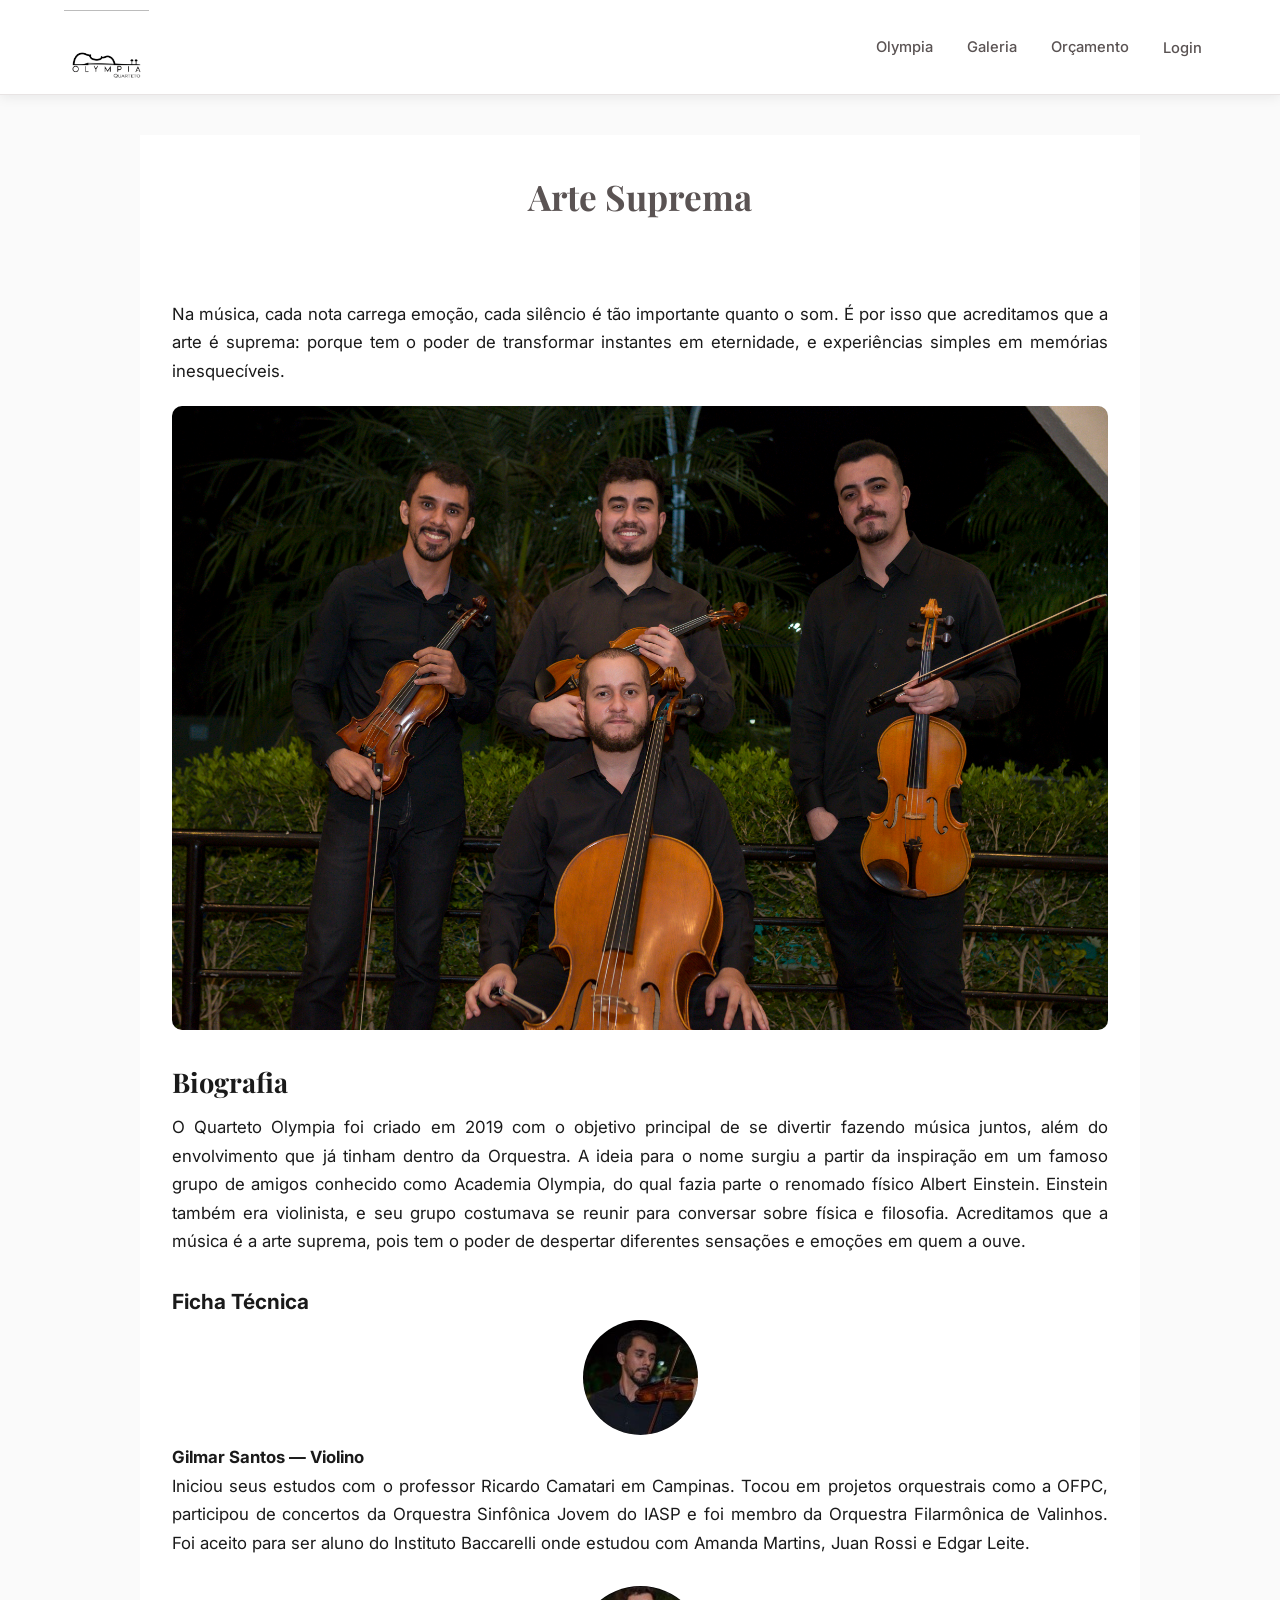
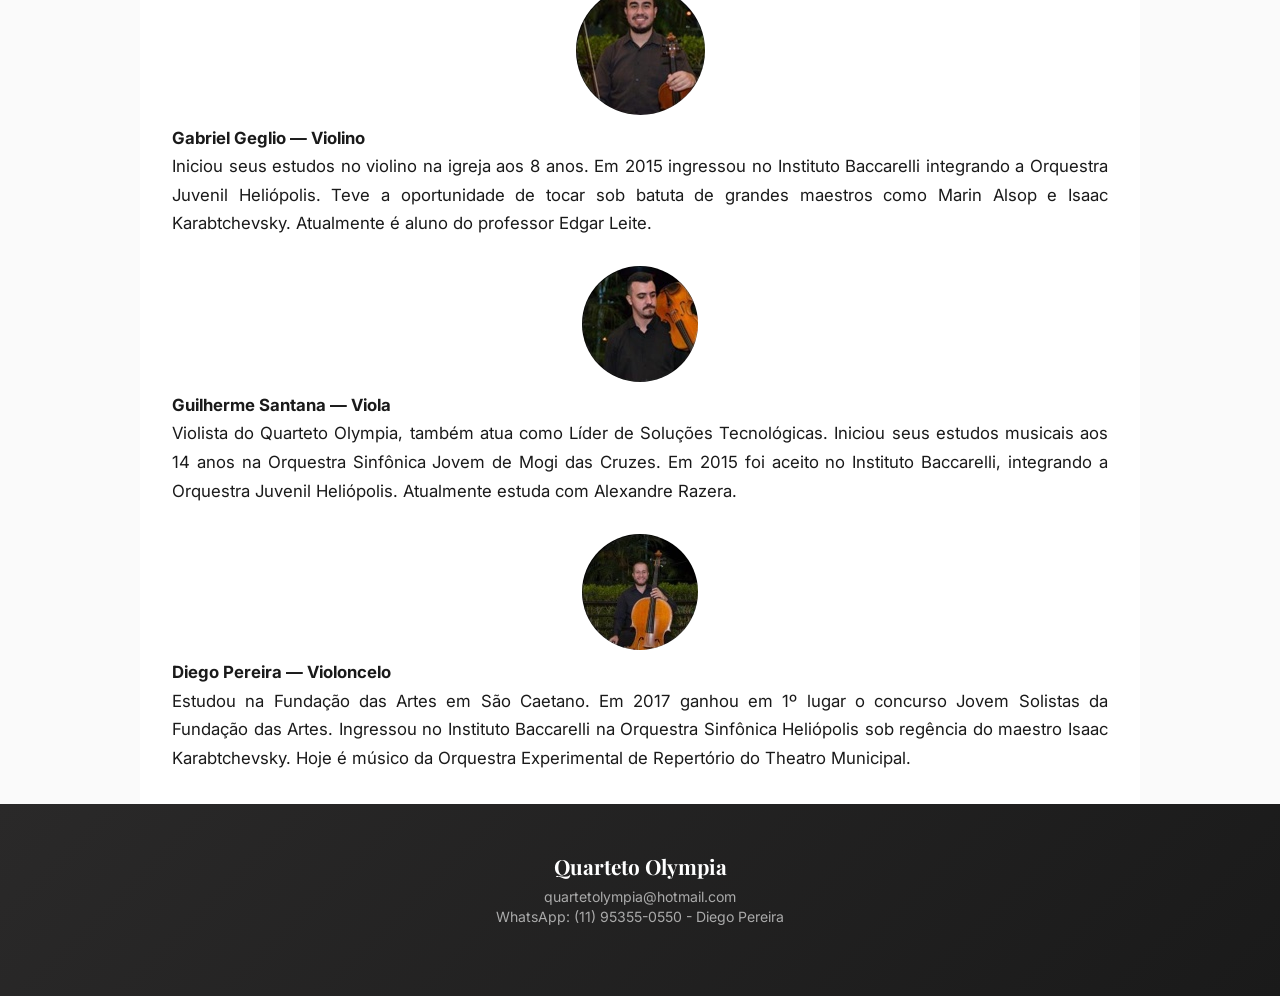
<file: target/classes/static/pages/biografia.html>
<!DOCTYPE html>
<html lang="pt-br">
<head>
    <meta charset="UTF-8"><meta name="viewport" content="width=device-width, initial-scale=1.0">
    <link rel="stylesheet" href="../css/style.css">
    <title>Biografia - Quarteto Olympia</title>
</head>
<body>
<header>
    <div class="header-inner">
        <figure>
            <img src="../img/logo.png" alt="Logo Quarteto Olympia">
        </figure>
        <nav>
            <a href="../index.html">Olympia</a>
        <a href="galeria.html">Galeria</a>
        <a href="orcamento.html">Orçamento</a>
        <span id="nav-auth"></span>
        </nav>
    </div>
</header>
<br><br>
<section class="conteudo">
    <h1>Arte Suprema</h1><br><br>
    <p>Na música, cada nota carrega emoção, cada silêncio é tão importante quanto o som.
       É por isso que acreditamos que a arte é suprema: porque tem o poder de transformar instantes em eternidade,
       e experiências simples em memórias inesquecíveis.</p>
    <figure><img src="../img/olympia.jpg" alt="Quarteto Olympia" style="width:100%;max-width:1100px;border-radius:10px;margin:20px 0;"></figure>

    <h2>Biografia</h2>
    <p>O Quarteto Olympia foi criado em 2019 com o objetivo principal de se divertir fazendo música juntos,
       além do envolvimento que já tinham dentro da Orquestra. A ideia para o nome surgiu a partir da inspiração
       em um famoso grupo de amigos conhecido como Academia Olympia, do qual fazia parte o renomado físico Albert Einstein.
       Einstein também era violinista, e seu grupo costumava se reunir para conversar sobre física e filosofia.
       Acreditamos que a música é a arte suprema, pois tem o poder de despertar diferentes sensações e emoções em quem a ouve.</p>

    <br><h3>Ficha Técnica</h3>

    <figure><img src="../img/gilmar.png" alt="Gilmar Santos" style="border-radius:50%;max-width:200px;"></figure>
    <p><strong>Gilmar Santos — Violino</strong><br>
       Iniciou seus estudos com o professor Ricardo Camatari em Campinas. Tocou em projetos orquestrais como a OFPC,
       participou de concertos da Orquestra Sinfônica Jovem do IASP e foi membro da Orquestra Filarmônica de Valinhos.
       Foi aceito para ser aluno do Instituto Baccarelli onde estudou com Amanda Martins, Juan Rossi e Edgar Leite.</p><br>

    <figure><img src="../img/geglio.png" alt="Gabriel Geglio" style="border-radius:50%;max-width:200px;"></figure>
    <p><strong>Gabriel Geglio — Violino</strong><br>
       Iniciou seus estudos no violino na igreja aos 8 anos. Em 2015 ingressou no Instituto Baccarelli integrando
       a Orquestra Juvenil Heliópolis. Teve a oportunidade de tocar sob batuta de grandes maestros como Marin Alsop
       e Isaac Karabtchevsky. Atualmente é aluno do professor Edgar Leite.</p><br>

    <figure><img src="../img/gui.png" alt="Guilherme Santana" style="border-radius:50%;max-width:200px;"></figure>
    <p><strong>Guilherme Santana — Viola</strong><br>
       Violista do Quarteto Olympia, também atua como Líder de Soluções Tecnológicas. Iniciou seus estudos musicais
       aos 14 anos na Orquestra Sinfônica Jovem de Mogi das Cruzes. Em 2015 foi aceito no Instituto Baccarelli,
       integrando a Orquestra Juvenil Heliópolis. Atualmente estuda com Alexandre Razera.</p><br>

    <figure><img src="../img/diego.png" alt="Diego Pereira" style="border-radius:50%;max-width:200px;"></figure>
    <p><strong>Diego Pereira — Violoncelo</strong><br>
       Estudou na Fundação das Artes em São Caetano. Em 2017 ganhou em 1º lugar o concurso Jovem Solistas da Fundação
       das Artes. Ingressou no Instituto Baccarelli na Orquestra Sinfônica Heliópolis sob regência do maestro Isaac Karabtchevsky.
       Hoje é músico da Orquestra Experimental de Repertório do Theatro Municipal.</p>
</section>
<footer><br><h3>Quarteto Olympia</h3><p>quartetolympia@hotmail.com</p><p>WhatsApp: (11) 95355-0550 - Diego Pereira</p><br><br></footer>
<script src="../js/api.js"></script>
<script>renderNav('nav-auth');</script>
</body></html>
</file>
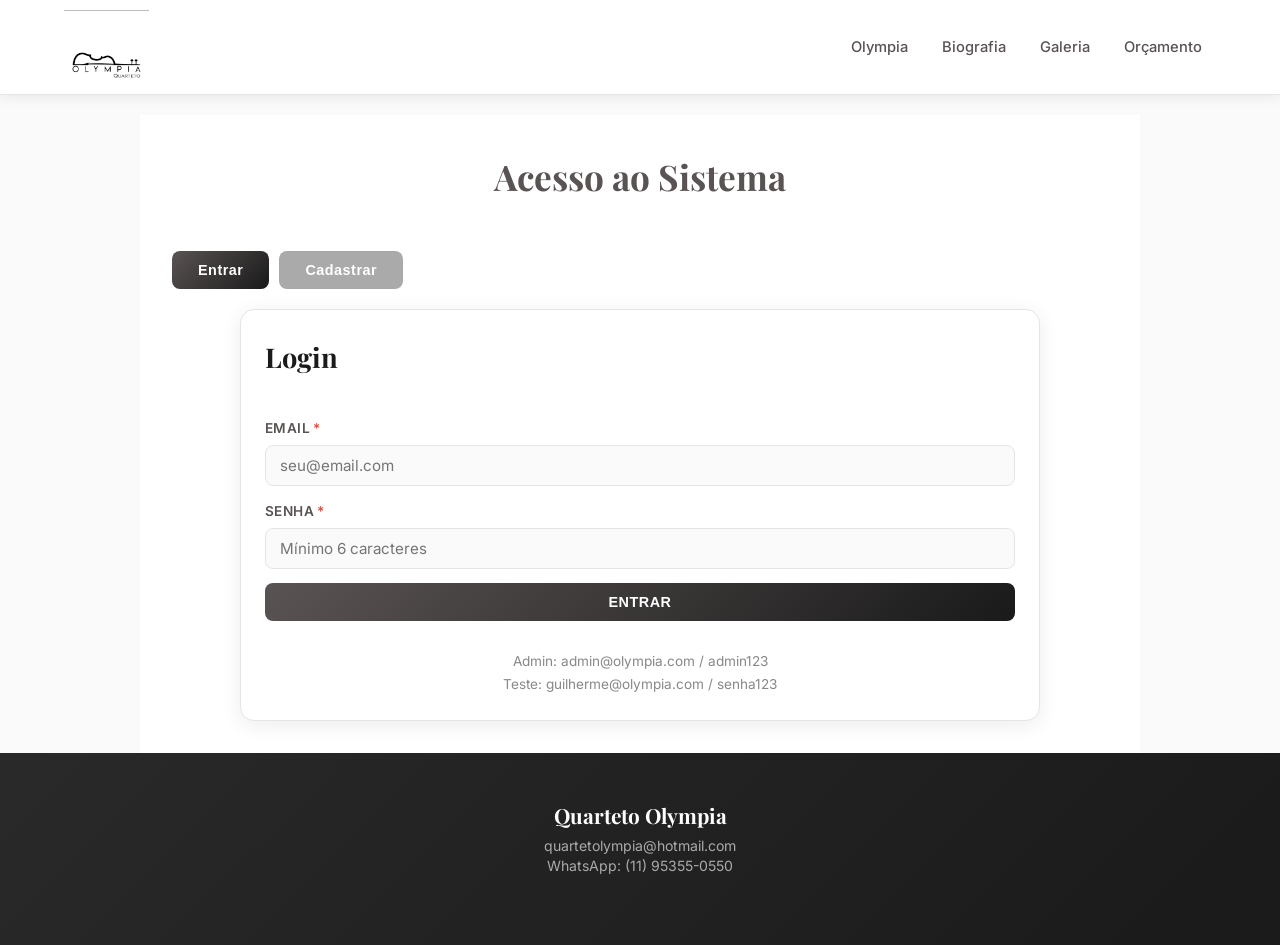
<file: target/classes/static/pages/login.html>
<!DOCTYPE html>
<html lang="pt-br">
<head>
    <meta charset="UTF-8">
    <meta name="viewport" content="width=device-width, initial-scale=1.0">
    <link rel="stylesheet" href="../css/style.css">
    <title>Login - Quarteto Olympia</title>
</head>
<body>
<header>
    <div class="header-inner">
        <figure>
            <img src="../img/logo.png" alt="Logo Quarteto Olympia">
        </figure>
        <nav>
            <a href="../index.html">Olympia</a>
        <a href="biografia.html">Biografia</a>
        <a href="galeria.html">Galeria</a>
        <a href="orcamento.html">Orçamento</a>
        </nav>
    </div>
</header>

<br>
<section class="conteudo">
    <h1>Acesso ao Sistema</h1>
    <br>
    <div id="alerta"></div>

    <!-- TABS -->
    <div style="display:flex; gap:10px; margin-bottom:20px;">
        <button class="btn" id="tab-login" onclick="mostrarTab('login')">Entrar</button>
        <button class="btn" style="background:#aaa;" id="tab-cadastro" onclick="mostrarTab('cadastro')">Cadastrar</button>
    </div>

    <!-- LOGIN -->
    <div id="form-login" class="formulario">
        <h2>Login</h2><br>
        <div class="form-group">
            <label>Email <span class="required">*</span></label>
            <input type="email" id="login-email" placeholder="seu@email.com">
        </div>
        <div class="form-group">
            <label>Senha <span class="required">*</span></label>
            <input type="password" id="login-senha" placeholder="Mínimo 6 caracteres">
        </div>
        <button class="btn btn-block" onclick="fazerLogin()">ENTRAR</button>
        <br><br>
        <p style="font-size:0.85rem; color:#888; text-align:center;">
            Admin: admin@olympia.com / admin123<br>
            Teste: guilherme@olympia.com / senha123
        </p>
    </div>

    <!-- CADASTRO -->
    <div id="form-cadastro" class="formulario" style="display:none;">
        <h2>Criar Conta</h2><br>
        <div class="form-row">
            <div class="form-group">
                <label>Nome Completo <span class="required">*</span></label>
                <input type="text" id="cad-nome" placeholder="Seu nome completo">
            </div>
            <div class="form-group">
                <label>Email <span class="required">*</span></label>
                <input type="email" id="cad-email" placeholder="seu@email.com">
            </div>
        </div>
        <div class="form-row">
            <div class="form-group">
                <label>Senha <span class="required">*</span></label>
                <input type="password" id="cad-senha" placeholder="Mínimo 6 caracteres">
            </div>
            <div class="form-group">
                <label>Telefone</label>
                <input type="text" id="cad-telefone" placeholder="(11) 91234-5678">
            </div>
        </div>
        <button class="btn btn-block" onclick="fazerCadastro()">CADASTRAR</button>
    </div>
</section>

<footer>
    <br><h3>Quarteto Olympia</h3>
    <p>quartetolympia@hotmail.com</p>
    <p>WhatsApp: (11) 95355-0550</p><br><br>
</footer>

<script src="../js/api.js"></script>
<script>
    if (isLogado()) window.location.href = 'pedidos.html';

    function mostrarTab(tab) {
        document.getElementById('form-login').style.display    = tab === 'login'    ? 'block' : 'none';
        document.getElementById('form-cadastro').style.display = tab === 'cadastro' ? 'block' : 'none';
        document.getElementById('tab-login').style.background    = tab === 'login'    ? '' : '#aaa';
        document.getElementById('tab-cadastro').style.background = tab === 'cadastro' ? '' : '#aaa';
    }

    async function fazerLogin() {
        const email = document.getElementById('login-email').value.trim();
        const senha = document.getElementById('login-senha').value;
        if (!email || !senha) { mostrarAlerta(document.getElementById('alerta'), 'Preencha email e senha.', 'error'); return; }
        try {
            const user = await Auth.login(email, senha);
            mostrarAlerta(document.getElementById('alerta'), `Bem-vindo, ${user.nome}!`, 'success');
            setTimeout(() => {
                window.location.href = user.role === 'ROLE_ADMIN' ? 'admin.html' : 'pedidos.html';
            }, 1000);
        } catch(e) {
            mostrarAlerta(document.getElementById('alerta'), e.message, 'error');
        }
    }

    async function fazerCadastro() {
        const nome  = document.getElementById('cad-nome').value.trim();
        const email = document.getElementById('cad-email').value.trim();
        const senha = document.getElementById('cad-senha').value;
        const tel   = document.getElementById('cad-telefone').value.trim();
        if (!nome || !email || !senha) { mostrarAlerta(document.getElementById('alerta'), 'Preencha os campos obrigatórios.', 'error'); return; }
        try {
            await Auth.cadastrar({ nome, email, senha, telefone: tel });
            mostrarAlerta(document.getElementById('alerta'), 'Conta criada! Redirecionando...', 'success');
            setTimeout(() => window.location.href = 'pedidos.html', 1200);
        } catch(e) {
            mostrarAlerta(document.getElementById('alerta'), e.message, 'error');
        }
    }

    document.addEventListener('keydown', e => { if (e.key === 'Enter') fazerLogin(); });
</script>
</body>
</html>
</file>
<file: target/classes/static/css/style.css>
/* ══════════════════════════════════════
   QUARTETO OLYMPIA — Design Moderno
══════════════════════════════════════ */

@import url('https://fonts.googleapis.com/css2?family=Playfair+Display:wght@400;600;700&family=Inter:wght@300;400;500;600&display=swap');

*, *::before, *::after {
    margin: 0; border: 0; padding: 0;
    box-sizing: border-box;
}

:root {
    --preto:    #1a1a1a;
    --cinza:    #5a5353;
    --cinza2:   #8a8080;
    --laranja:  #d4782a;
    --laranja2: #f0954a;
    --fundo:    #fafafa;
    --branco:   #ffffff;
    --borda:    #e8e4e4;
    --sombra:   rgba(0,0,0,0.08);
}

html { font-family: 'Inter', Arial, sans-serif; scroll-behavior: smooth; }

body {
    display: flex;
    flex-direction: column;
    min-height: 100vh;
    background: var(--fundo);
    color: var(--preto);
}

/* ══ HEADER ══════════════════════════ */
header {
    background: var(--branco);
    width: 100%;
    padding: 0;
    border-bottom: 1px solid var(--borda);
    box-shadow: 0 2px 12px var(--sombra);
    position: sticky;
    top: 0;
    z-index: 100;
}

.header-inner {
    display: flex;
    align-items: center;
    justify-content: space-between;
    max-width: 1200px;
    margin: 0 auto;
    padding: 10px 24px;
}

header figure { margin: 0; }
header figure img {
    max-height: 70px;
    width: auto;
    max-width: 200px;
}

/* ══ NAV ══════════════════════════════ */
nav {
    display: flex;
    align-items: center;
    flex-wrap: wrap;
    gap: 6px;
}

nav a {
    text-decoration: none;
    color: var(--cinza);
    font-weight: 500;
    font-size: 0.92rem;
    padding: 6px 14px;
    border-radius: 20px;
    transition: all 0.2s;
    white-space: nowrap;
}

nav a:hover {
    color: var(--branco);
    background: var(--laranja);
}

/* ══ FOOTER ══════════════════════════ */
footer {
    flex-shrink: 0;
    background: linear-gradient(135deg, #2a2929, #1a1a1a);
    color: #ccc;
    width: 100%;
    text-align: center;
    padding: 28px 1rem;
}

footer h3 { color: var(--branco); font-family: 'Playfair Display', serif; font-size: 1.3rem; margin-bottom: 8px; }
footer p  { font-size: 0.88rem; color: #aaa; margin: 3px 0; }

/* ══ LINKS ════════════════════════════ */
a { text-decoration: none; color: var(--laranja); font-weight: 500; }
a:hover { color: var(--laranja2); }

/* ══ CONTEÚDO ════════════════════════ */
section.conteudo, section#grid-conteudo { flex: 1 0 auto; }

.conteudo {
    font-size: 1.05rem;
    background: var(--branco);
    padding: 2rem;
    margin: 0 auto;
    text-align: justify;
    width: 100%;
    max-width: 1000px;
    line-height: 1.7;
}

figure { text-align: center; }
figcaption { font-size: 0.85rem; color: var(--cinza2); margin-top: 6px; }

/* ══ IMAGENS GRID ════════════════════ */
.imagens-site {
    border-radius: 10px;
    width: 100%;
    height: 200px;
    object-fit: cover;
    object-position: center;
    display: block;
    transition: transform 0.3s, box-shadow 0.3s;
}
.imagens-site:hover {
    transform: scale(1.03);
    box-shadow: 0 8px 24px rgba(0,0,0,0.18);
}

/* ══ PARAGRAFO ════════════════════════ */
.paragrafo {
    font-family: 'Playfair Display', Georgia, serif;
    text-align: center;
    font-size: 1.25rem;
    padding: 2rem;
    color: var(--cinza);
    font-style: italic;
    line-height: 1.8;
}

/* ══ TIPOGRAFIA ══════════════════════ */
h1 { font-family: 'Playfair Display', serif; font-size: 2.2rem; text-align: center; color: var(--cinza); margin-bottom: 1rem; }
h2 { font-family: 'Playfair Display', serif; font-size: 1.7rem; color: var(--preto); margin-bottom: 0.5rem; }
h3 { font-size: 1.3rem; color: var(--preto); }
h4 { font-size: 1.1rem; }
h5 { font-family: 'Playfair Display', serif; font-size: 1.3rem; color: var(--cinza); text-align: center; letter-spacing: 1px; }
ul { font-size: 1rem; }

/* ══ GRID EVENTOS ════════════════════ */
#grid-conteudo { background: var(--fundo); padding: 2rem 1rem; }

.grid {
    display: grid;
    grid-template-columns: repeat(auto-fill, minmax(280px, 1fr));
    gap: 20px;
    max-width: 1200px;
    margin: 0 auto;
}

.grid div {
    background: var(--branco);
    text-align: center;
    border-radius: 12px;
    overflow: hidden;
    box-shadow: 0 2px 10px var(--sombra);
    transition: transform 0.2s, box-shadow 0.2s;
}

.grid div:hover {
    transform: translateY(-4px);
    box-shadow: 0 8px 24px rgba(0,0,0,0.12);
}

/* ══ BANNER ══════════════════════════ */
.banner { width: 100%; overflow: hidden; }
.banner img {
    width: 100%;
    height: 520px;
    object-fit: cover;
    object-position: center 20%;
    display: block;
    transition: opacity 1.5s ease-in-out;
}

/* ══ SEÇÃO TÍTULO ════════════════════ */
.secao-titulo {
    text-align: center;
    padding: 2.5rem 1rem 1rem;
}
.secao-titulo h5::after {
    content: '';
    display: block;
    width: 50px;
    height: 3px;
    background: var(--laranja);
    margin: 10px auto 0;
    border-radius: 2px;
}

/* ══ FORMULÁRIOS ════════════════════ */
.formulario {
    width: 100%;
    max-width: 800px;
    margin: 0 auto;
    padding: 24px;
    background: var(--branco);
    border-radius: 14px;
    box-shadow: 0 4px 20px var(--sombra);
    border: 1px solid var(--borda);
}

.form-row { display: grid; grid-template-columns: 1fr 1fr; gap: 16px; margin-bottom: 12px; }
.form-group { margin-bottom: 14px; }
.form-group.full-width { grid-column: 1 / -1; }

label { display: block; color: var(--cinza); font-weight: 600; margin-bottom: 5px; font-size: 0.85rem; text-transform: uppercase; letter-spacing: 0.4px; }
label .required { color: #e74c3c; }

input, select, textarea {
    width: 100%;
    padding: 10px 14px;
    border: 1.5px solid var(--borda);
    border-radius: 8px;
    font-size: 0.95rem;
    transition: border-color 0.2s, box-shadow 0.2s;
    background: var(--fundo);
    color: var(--preto);
    font-family: 'Inter', Arial, sans-serif;
}
input:focus, select:focus, textarea:focus {
    outline: none;
    border-color: var(--laranja);
    box-shadow: 0 0 0 3px rgba(212,120,42,0.12);
    background: var(--branco);
}
textarea { resize: vertical; min-height: 90px; }

/* ══ BOTÕES ══════════════════════════ */
.btn {
    background: linear-gradient(135deg, var(--cinza), var(--preto));
    color: var(--branco);
    border: none;
    padding: 11px 26px;
    font-size: 0.9rem;
    font-weight: 600;
    cursor: pointer;
    border-radius: 8px;
    transition: all 0.25s;
    display: inline-block;
    text-align: center;
    letter-spacing: 0.5px;
}
.btn:hover { background: linear-gradient(135deg, var(--laranja), var(--laranja2)); transform: translateY(-2px); box-shadow: 0 6px 18px rgba(212,120,42,0.35); color: var(--branco); }
.btn-block  { width: 100%; }
.btn-danger { background: linear-gradient(135deg, #c0392b, #e74c3c); }
.btn-danger:hover { background: linear-gradient(135deg, #e74c3c, #ff6b6b); }
.btn-success { background: linear-gradient(135deg, #27ae60, #2ecc71); }
.btn-success:hover { background: linear-gradient(135deg, #2ecc71, #55efc4); }
.btn-sm { padding: 6px 14px; font-size: 0.82rem; }

/* ══ ALERTAS ════════════════════════ */
.alert { padding: 12px 16px; border-radius: 8px; margin: 10px 0; font-size: 0.9rem; }
.alert-success { background: #d4edda; color: #155724; border-left: 4px solid #28a745; }
.alert-error   { background: #f8d7da; color: #721c24; border-left: 4px solid #dc3545; }
.alert-info    { background: #e8f4f8; color: #0c5460; border-left: 4px solid #17a2b8; }

/* ══ TABELA ══════════════════════════ */
.tabela-container { overflow-x: auto; margin: 16px 0; border-radius: 10px; box-shadow: 0 2px 10px var(--sombra); }
table { width: 100%; border-collapse: collapse; font-size: 0.88rem; min-width: 500px; }
th { background: var(--cinza); color: var(--branco); padding: 12px 14px; text-align: left; font-weight: 600; font-size: 0.82rem; text-transform: uppercase; letter-spacing: 0.5px; }
td { padding: 10px 14px; border-bottom: 1px solid #f0eded; }
tr:hover td { background: #fdf9f7; }

/* ══ BADGE ═══════════════════════════ */
.badge { padding: 4px 12px; border-radius: 20px; font-size: 0.75rem; font-weight: 600; letter-spacing: 0.3px; }
.badge-pendente   { background: #fff3cd; color: #856404; }
.badge-confirmado { background: #d4edda; color: #155724; }
.badge-cancelado  { background: #f8d7da; color: #721c24; }
.badge-concluido  { background: #cce5ff; color: #004085; }

/* ══ CARD ════════════════════════════ */
.card {
    background: var(--branco);
    border-radius: 12px;
    box-shadow: 0 2px 12px var(--sombra);
    padding: 20px;
    margin: 14px 0;
    border: 1px solid var(--borda);
}
.card-header {
    font-size: 0.95rem;
    font-weight: 700;
    color: var(--cinza);
    margin-bottom: 14px;
    padding-bottom: 10px;
    border-bottom: 2px solid var(--laranja);
    text-transform: uppercase;
    letter-spacing: 0.5px;
}

/* ══ FORMAÇÕES ═══════════════════════ */
.formacoes-grid { display: grid; grid-template-columns: repeat(auto-fill, minmax(170px, 1fr)); gap: 14px; margin: 16px 0; }
.formacao-card {
    border: 2px solid var(--borda);
    border-radius: 12px;
    padding: 18px 14px;
    text-align: center;
    cursor: pointer;
    transition: all 0.25s;
    background: var(--branco);
    position: relative;
    overflow: hidden;
}
.formacao-card::before {
    content: '';
    position: absolute;
    top: 0; left: 0; right: 0;
    height: 3px;
    background: var(--borda);
    transition: background 0.25s;
}
.formacao-card:hover, .formacao-card.selecionado {
    border-color: var(--laranja);
    box-shadow: 0 6px 20px rgba(212,120,42,0.2);
    transform: translateY(-3px);
}
.formacao-card:hover::before, .formacao-card.selecionado::before { background: var(--laranja); }
.formacao-card .valor { font-size: 1.2rem; font-weight: 700; color: var(--laranja); margin-top: 8px; }
.formacao-card .nome  { font-weight: 700; font-size: 0.9rem; color: var(--preto); margin-bottom: 4px; }
.formacao-card .comp  { font-size: 0.75rem; color: var(--cinza2); line-height: 1.4; }

/* ══ PARTITURAS ══════════════════════ */
.partituras-lista {
    max-height: 220px;
    overflow-y: auto;
    border: 1.5px solid var(--borda);
    border-radius: 8px;
    padding: 10px 12px;
    background: var(--fundo);
    text-align: left;
}
.partituras-lista::-webkit-scrollbar { width: 5px; }
.partituras-lista::-webkit-scrollbar-track { background: #f0eded; border-radius: 4px; }
.partituras-lista::-webkit-scrollbar-thumb { background: var(--cinza2); border-radius: 4px; }

.partitura-item { display: flex; align-items: center; gap: 10px; padding: 5px 2px; border-bottom: 1px solid #f5f2f2; text-align: left; }
.partitura-item:last-child { border-bottom: none; }
.partitura-item input[type='checkbox'] { flex-shrink: 0; width: 15px; height: 15px; cursor: pointer; accent-color: var(--laranja); }
.partitura-item label { font-weight: 400; margin: 0; cursor: pointer; color: var(--preto); font-size: 0.88rem; text-align: left; line-height: 1.3; }

/* ══ RESUMO ══════════════════════════ */
.resumo { background: var(--fundo); border-radius: 10px; padding: 16px; margin-top: 16px; border: 1.5px solid var(--borda); }
.resumo-linha { display: flex; justify-content: space-between; padding: 5px 0; font-size: 0.92rem; color: var(--cinza); }
.resumo-total { font-size: 1.15rem; font-weight: 700; color: var(--laranja); border-top: 2px solid var(--borda); padding-top: 10px; margin-top: 8px; display: flex; justify-content: space-between; }

/* ══ LOADING ═════════════════════════ */
.loading { text-align: center; padding: 40px; color: var(--cinza2); font-size: 0.95rem; }

/* ══ LAYOUT ORÇAMENTO + LOGIN ════════ */
.orcamento-layout {
    display: flex;
    gap: 32px;
    align-items: flex-start;
    padding: 24px 0;
    width: 100%;
}
.painel-login {
    flex: 0 0 300px;
    position: sticky;
    top: 90px;
}
.painel-divisor {
    width: 1px;
    background: var(--borda);
    align-self: stretch;
    min-height: 300px;
    flex-shrink: 0;
}
.painel-orcamento { flex: 1; min-width: 0; }

/* ══ RESPONSIVIDADE ══════════════════ */
@media (max-width: 1024px) {
    .painel-login { flex: 0 0 260px; }
    .banner img { height: 400px; }
}

@media (max-width: 900px) {
    .orcamento-layout { flex-direction: column; }
    .painel-login { flex: none; width: 100%; position: static; }
    .painel-divisor { width: 100%; height: 1px; min-height: unset; margin: 8px 0; }
    .banner img { height: 340px; }
}

@media (max-width: 768px) {
    .header-inner { padding: 10px 16px; }
    nav { gap: 4px; }
    nav a { padding: 5px 10px; font-size: 0.85rem; }
    header figure img { max-height: 55px; }
    .banner img { height: 260px; }
    .conteudo { padding: 1.2rem; }
    .form-row { grid-template-columns: 1fr; }
    .formacoes-grid { grid-template-columns: 1fr 1fr; }
    .imagens-site { height: 170px; }
    h1 { font-size: 1.7rem; }
    .paragrafo { font-size: 1.05rem; padding: 1.2rem; }
}

@media (max-width: 480px) {
    .header-inner { flex-direction: column; gap: 10px; padding: 12px; }
    nav { justify-content: center; flex-wrap: wrap; gap: 4px; }
    nav a { font-size: 0.8rem; padding: 5px 10px; }
    header figure img { max-height: 48px; }
    .banner img { height: 190px; object-position: center 30%; }
    .conteudo { padding: 1rem 0.8rem; font-size: 0.95rem; }
    .formulario { padding: 14px; }
    .formacoes-grid { grid-template-columns: 1fr; }
    .grid { grid-template-columns: 1fr; }
    .imagens-site { height: 200px; }
    h1 { font-size: 1.4rem; }
    .btn { padding: 10px 18px; font-size: 0.88rem; }
    .card { padding: 14px; }
}

@media (max-width: 360px) {
    nav a { font-size: 0.75rem; padding: 4px 8px; }
    header figure img { max-height: 42px; }
    .banner img { height: 150px; }
    h1 { font-size: 1.2rem; }
}
</file>
